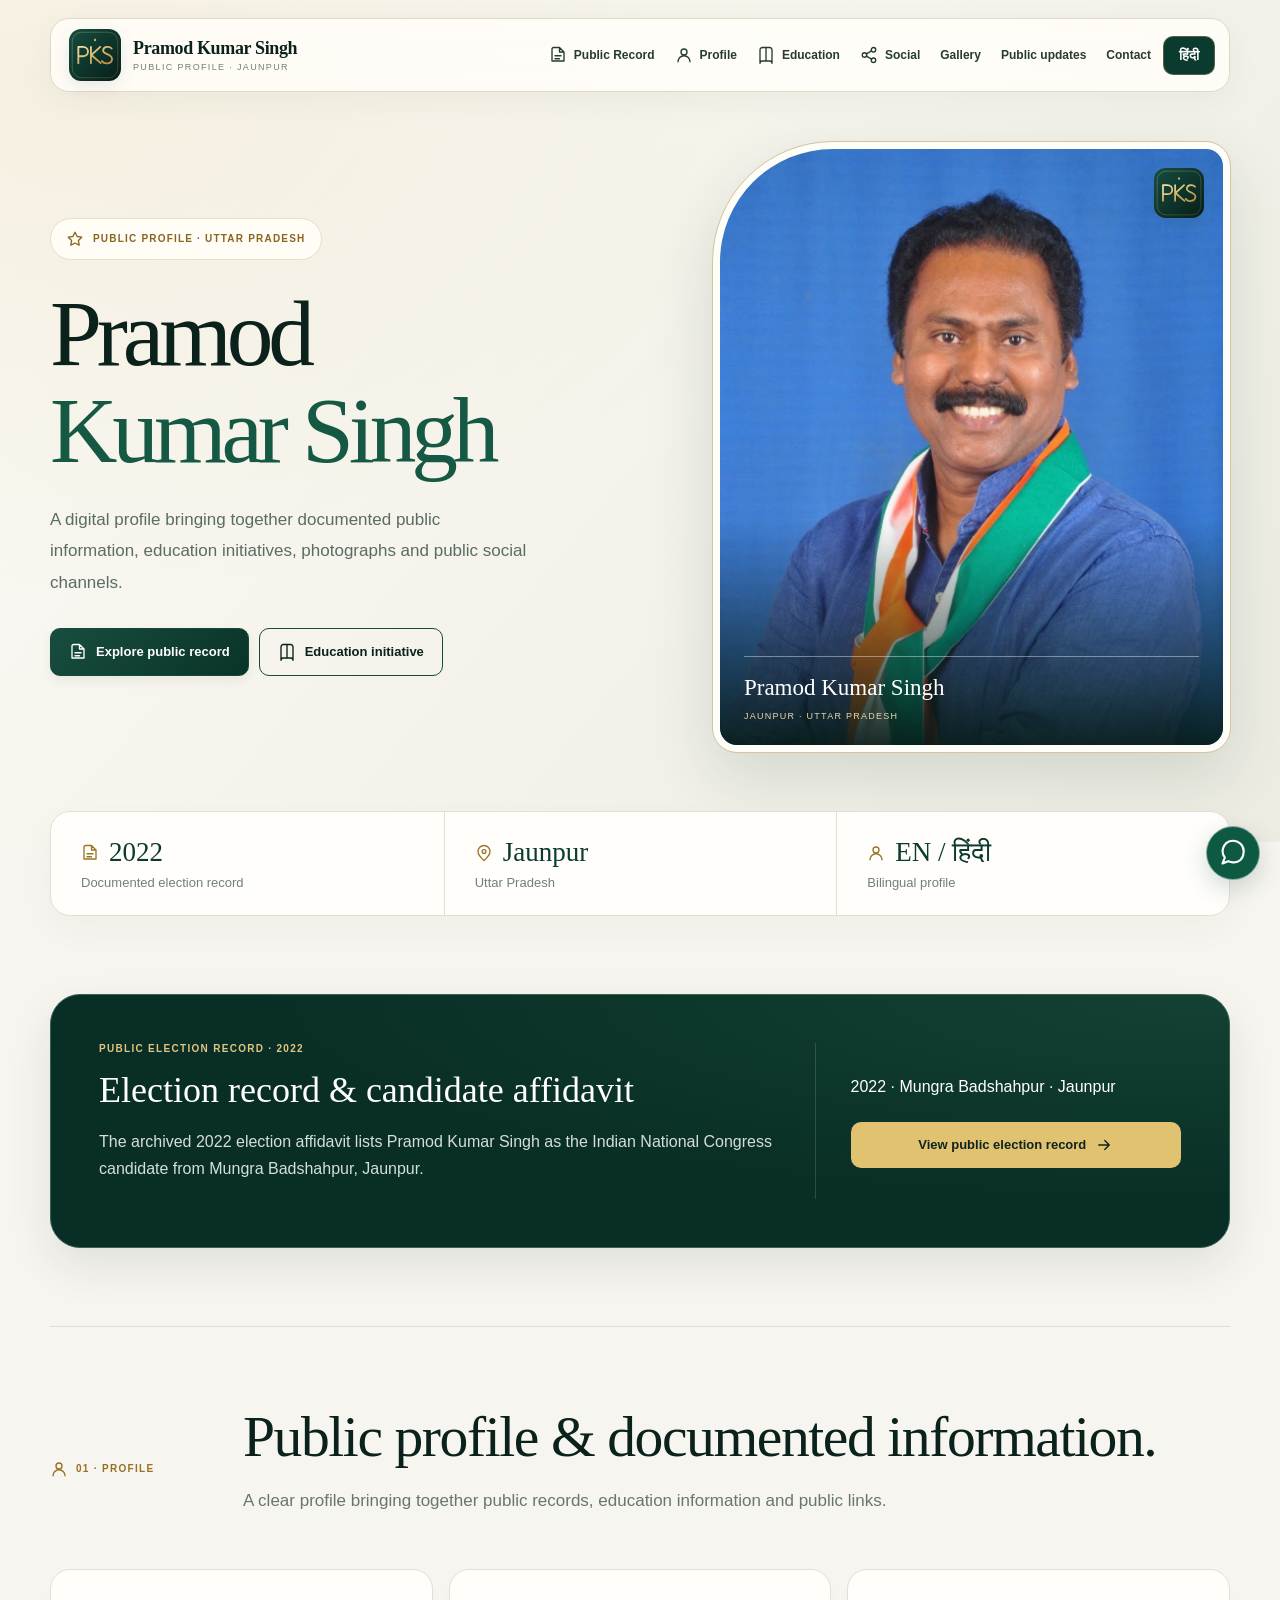
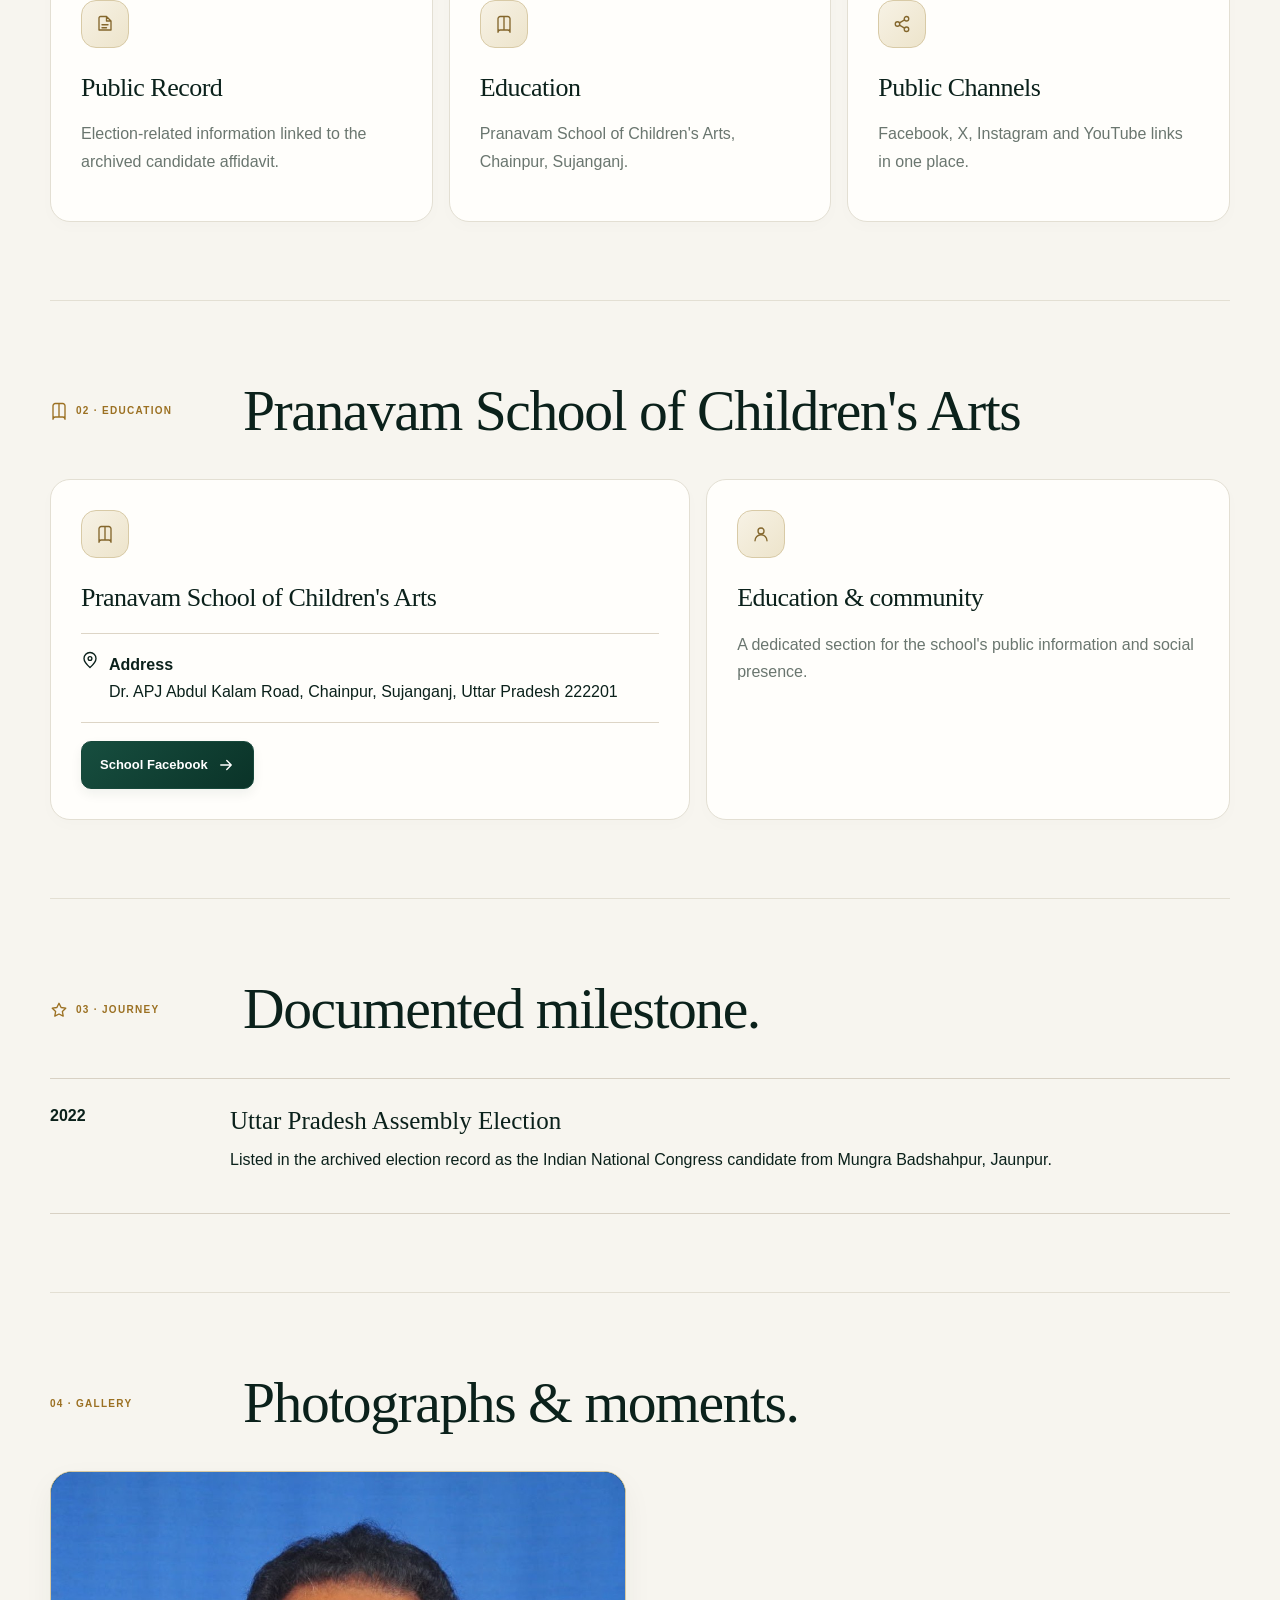
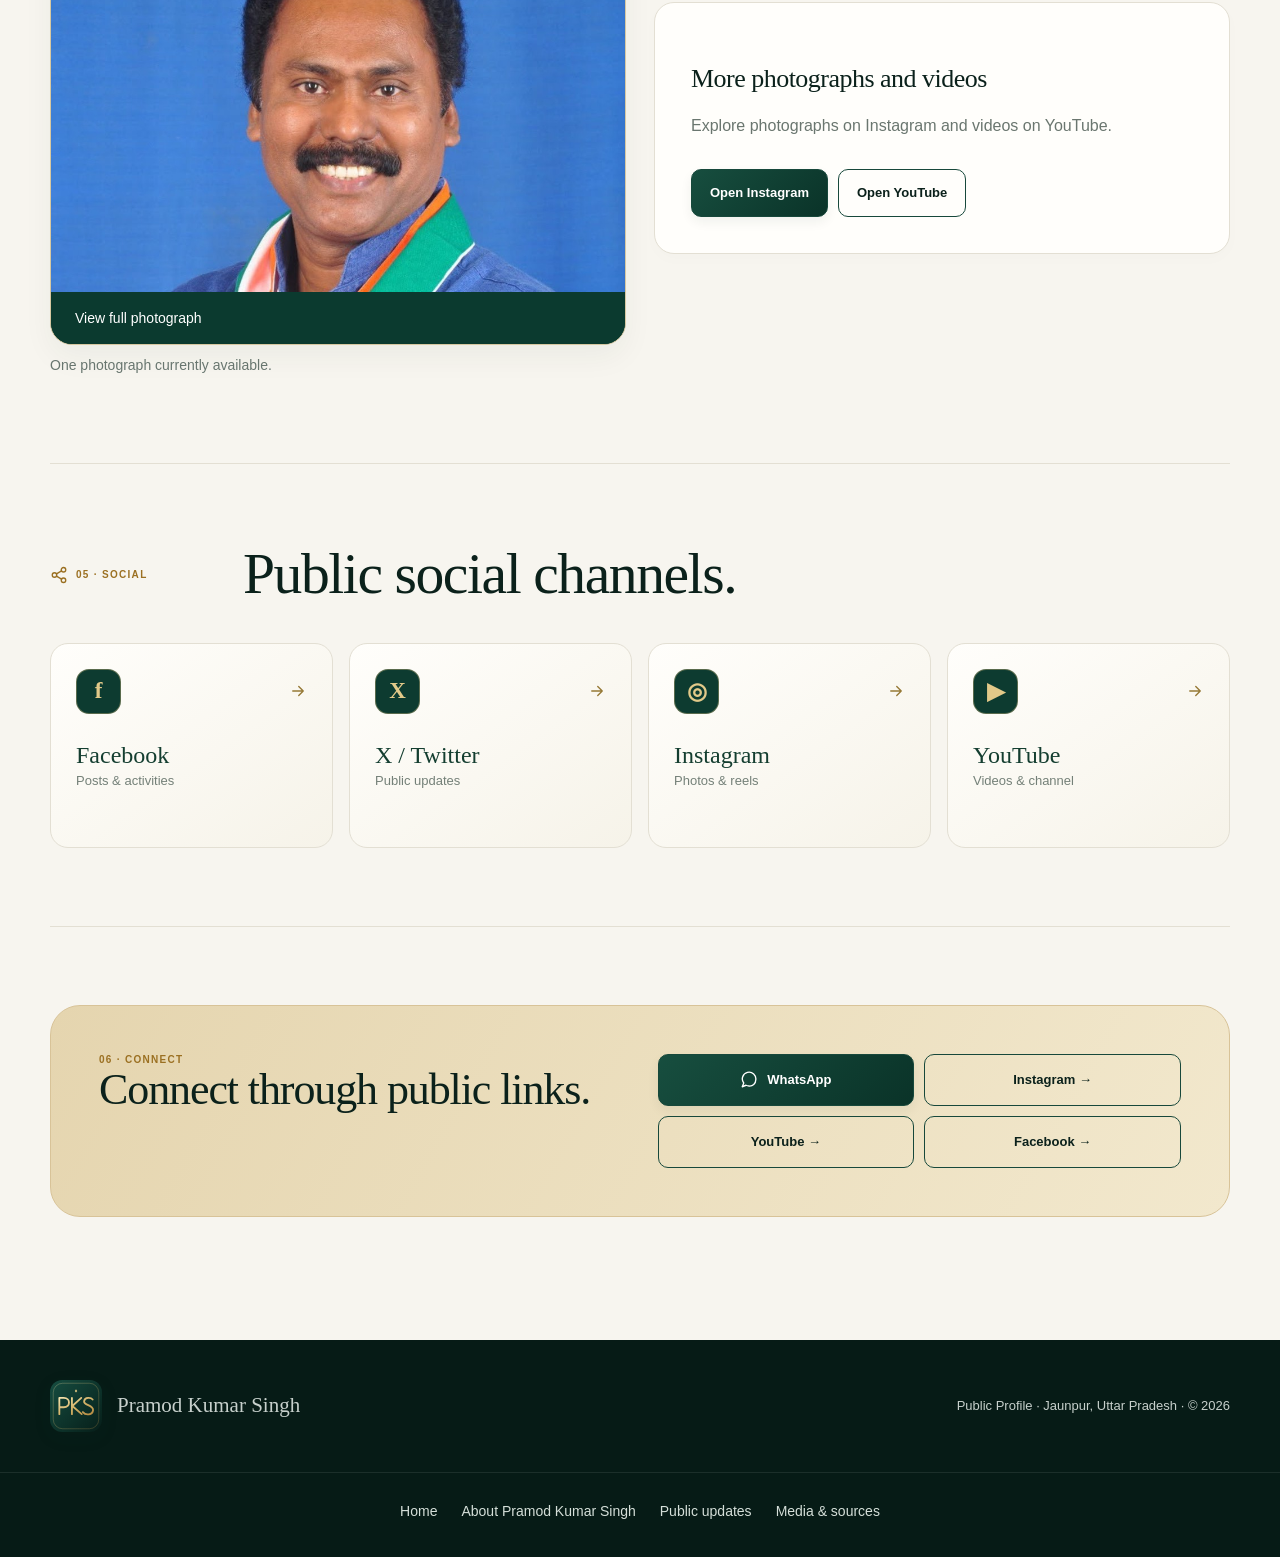
<file: index.html>
<!doctype html><html lang="en"><head><meta charset="utf-8"><meta name="viewport" content="width=device-width,initial-scale=1"><title>Pramod Kumar Singh | Jaunpur, Uttar Pradesh | Public Profile</title><meta name="author" content="Pramod Kumar Singh"><meta name="theme-color" content="#071d18"><style>:root{--ink:#0b211b;--green:#0b3a2f;--gold:#c8a75c;--paper:#f5f2e9;--white:#fffdf8;--muted:#68766f;--line:#ded8ca}*{box-sizing:border-box}html{scroll-behavior:smooth}body{margin:0;background:var(--paper);color:var(--ink);font-family:Arial,sans-serif}.wrap{width:min(1180px,calc(100% - 38px));margin:auto}.icon{width:18px;height:18px;fill:none;stroke:currentColor;stroke-width:1.8;stroke-linecap:round;stroke-linejoin:round}.nav{position:fixed;z-index:50;top:18px;left:50%;transform:translateX(-50%);width:min(1180px,calc(100% - 30px));min-height:74px;padding:0 14px 0 18px;display:flex;align-items:center;justify-content:space-between;background:#fffdf8ed;border:1px solid #fff;box-shadow:0 18px 60px #071a1518;backdrop-filter:blur(20px);border-radius:22px}.brand{display:flex;align-items:center;gap:12px}.mark{width:46px;height:46px;border-radius:15px;background:linear-gradient(145deg,#0b3a2f,#071d18);color:#e4c779;display:grid;place-items:center;font:700 15px Georgia;box-shadow:0 8px 20px #0a302524}.brand b{font:600 17px Georgia}.brand small{display:block;font-size:8px;letter-spacing:.22em;color:#738078;margin-top:3px}.links{display:flex;align-items:center;gap:4px}.links a{display:flex;align-items:center;gap:7px;padding:10px;border-radius:10px;text-decoration:none;font-size:10px;font-weight:800;color:#263b34}.links a:hover{background:#0b3a2f0c;color:var(--green)}.lang,.menu{border:0;border-radius:12px;padding:11px 14px;background:var(--green);color:#fff;font-weight:800;cursor:pointer}.menu{display:none}.hero{min-height:100vh;padding:128px 0 70px;background:radial-gradient(circle at 10% 10%,#d9bd7840 0,transparent 29%),radial-gradient(circle at 90% 80%,#0b3a2f12 0,transparent 30%),linear-gradient(135deg,#faf8f2,#e9e4d7)}.heroGrid{display:grid;grid-template-columns:1.03fr .97fr;gap:64px;align-items:center}.badge{display:inline-flex;align-items:center;gap:9px;padding:9px 13px;border:1px solid #c8a75c55;border-radius:999px;background:#fff9;color:#89651f;font-size:10px;letter-spacing:.14em;font-weight:900}.hero h1{font:400 clamp(60px,8vw,108px)/.88 Georgia,serif;letter-spacing:-.055em;margin:27px 0}.hero h1 span{color:#155844}.hero p,.lead{font:18px/1.75 Georgia,serif;color:var(--muted);max-width:660px}.actions{display:flex;gap:10px;flex-wrap:wrap;margin-top:30px}.btn{display:inline-flex;align-items:center;gap:9px;padding:14px 18px;border-radius:12px;text-decoration:none;font-size:11px;font-weight:900;border:1px solid #17483b;transition:.25s;color:var(--ink)}.btn:hover{transform:translateY(-3px);box-shadow:0 12px 28px #0a30251c}.primary{background:var(--green);color:white}.portrait{position:relative;height:680px;border-radius:32px;overflow:hidden;box-shadow:0 38px 90px #0b281f35;border:1px solid #fff}.portrait img{width:100%;height:100%;object-fit:cover;object-position:center top}.portrait:after{content:"";position:absolute;inset:0;background:linear-gradient(0deg,#061b16e8,transparent 58%)}.portraitTag{position:absolute;z-index:3;top:22px;right:22px;width:52px;height:52px;border-radius:16px;background:#fffde9;display:grid;place-items:center;color:#9a7528}.caption{position:absolute;z-index:2;bottom:30px;left:32px;right:32px;color:#fff;border-top:1px solid #ffffff66;padding-top:18px;display:flex;justify-content:space-between}.stats{display:grid;grid-template-columns:repeat(3,1fr);gap:12px;margin-top:-31px;position:relative;z-index:4}.stat{background:#fff;border-radius:20px;padding:22px;box-shadow:0 18px 50px #0c261b14}.statTop{display:flex;align-items:center;gap:10px;color:#9a7528}.stat strong{font:28px Georgia;color:var(--green)}.stat span{display:block;font-size:11px;color:#718078;margin-top:7px}.section{padding:105px 0}.sectionHead{display:grid;grid-template-columns:170px 1fr;gap:35px;margin-bottom:42px}.label{display:flex;align-items:center;gap:8px;font-size:10px;letter-spacing:.2em;font-weight:900;color:#9b7022;text-transform:uppercase}.title{font:400 clamp(42px,5vw,70px)/1 Georgia,serif;margin:0}.record{position:relative;overflow:hidden;background:linear-gradient(135deg,#061f19,#15523f);color:#fff;border-radius:30px;padding:48px;display:grid;grid-template-columns:1.3fr .7fr;gap:35px;box-shadow:0 30px 75px #08251c30}.record h2{font:40px Georgia;margin:15px 0}.record p{color:#d4dfda;line-height:1.7}.record .side{border-left:1px solid #ffffff25;padding-left:35px;display:flex;flex-direction:column;justify-content:center}.record .side .btn{background:#e0c271;color:#10231e;border:0;margin-top:22px}.grid3,.socials{display:grid;grid-template-columns:repeat(3,1fr);gap:16px}.card,.feature{background:var(--white);border:1px solid var(--line);border-radius:22px;padding:30px;box-shadow:0 14px 45px #12261e0b;transition:.25s}.card:hover,.feature:hover{transform:translateY(-5px);box-shadow:0 22px 55px #12261e14}.icoBox{width:48px;height:48px;border-radius:15px;background:#0b3a2f0d;color:var(--green);display:grid;place-items:center;border:1px solid #0b3a2f12}.card h3,.feature h3{font:26px Georgia;margin:24px 0 10px}.card p,.feature p{color:#6a766f;line-height:1.7}.featureGrid{display:grid;grid-template-columns:1.1fr .9fr;gap:16px}.address{display:flex;gap:10px;padding:17px 0;border-top:1px solid #ddd5c6;border-bottom:1px solid #ddd5c6;margin:18px 0;line-height:1.7}.timeline{border-top:1px solid #d8d1c4}.step{display:grid;grid-template-columns:150px 1fr;gap:30px;padding:28px 0;border-bottom:1px solid #d8d1c4}.step h3{font:25px Georgia;margin:0 0 8px}.gallery{display:grid;grid-template-columns:1.6fr 1fr 1fr;gap:12px}.gallery img{width:100%;height:390px;object-fit:cover;border-radius:20px;transition:.3s}.gallery img:hover{transform:translateY(-5px)}.socials{grid-template-columns:repeat(4,1fr)}.social{background:#fff;border-radius:20px;padding:25px;min-height:170px;text-decoration:none;border:1px solid var(--line);transition:.25s;color:var(--ink)}.social:hover{transform:translateY(-6px);box-shadow:0 20px 45px #102a2017;border-color:#c8a75c80}.socialHead{display:flex;align-items:center;justify-content:space-between}.socialIcon{width:45px;height:45px;border-radius:14px;background:var(--green);color:#fff;display:grid;place-items:center;font-weight:900}.social b{font:23px Georgia}.social span{display:block;color:#748078;font-size:11px;margin-top:48px}.contact{background:linear-gradient(135deg,#d8b767,#edd99e);border-radius:30px;padding:48px;display:grid;grid-template-columns:1fr 1fr;gap:35px;box-shadow:0 25px 65px #9c79282a}.contactBtns{display:grid;grid-template-columns:1fr 1fr;gap:10px}.reveal{opacity:1;transform:none}.reveal.show{opacity:1;transform:none}.wa{position:fixed;z-index:45;right:22px;bottom:22px;width:62px;height:62px;border-radius:20px;background:#25d366;color:#fff;display:grid;place-items:center;text-decoration:none;box-shadow:0 14px 38px #087d393f;border:1px solid #ffffff77}footer{background:#061b16;color:#c7d0cc;padding:48px 0;margin-top:90px}.foot{display:flex;justify-content:space-between;gap:20px;flex-wrap:wrap;font-size:11px}@media(max-width:900px){.links{display:none;position:absolute;top:80px;left:0;right:0;background:#fff;padding:18px;border-radius:18px;flex-direction:column;align-items:stretch;box-shadow:0 20px 40px #0002}.links.open{display:flex}.menu{display:block}.heroGrid,.record,.sectionHead,.featureGrid,.contact{grid-template-columns:1fr}.portrait{height:550px}.stats,.grid3,.socials,.gallery{grid-template-columns:1fr}.record .side{border-left:0;border-top:1px solid #ffffff25;padding:25px 0 0}.step{grid-template-columns:1fr}.contactBtns{grid-template-columns:1fr}.section{padding:75px 0}.gallery img{height:330px}}.seo-pages{display:flex;flex-wrap:wrap;justify-content:center;gap:16px 24px;padding:28px 20px;background:#fffdf8;color:#0b3a2f;border-top:1px solid #ded8ca;font:16px/1.5 Arial,sans-serif}.seo-pages a{color:inherit;text-underline-offset:4px}.seo-pages a:focus-visible{outline:3px solid #9a7528;outline-offset:4px}</style><meta name="description" content="Pramod Kumar Singh public profile from Jaunpur, Uttar Pradesh, including documented 2022 Mungra Badshahpur election information, education initiatives and public social links."><meta name="robots" content="index,follow,max-image-preview:large,max-snippet:-1,max-video-preview:-1"><link rel="canonical" href="https://pramodkumarsingh.online/"><meta property="og:type" content="profile"><meta property="og:site_name" content="Pramod Kumar Singh"><meta property="og:locale" content="en_IN"><meta property="og:title" content="Pramod Kumar Singh | Jaunpur, Uttar Pradesh | Public Profile"><meta property="og:description" content="Pramod Kumar Singh public profile from Jaunpur, Uttar Pradesh, including documented 2022 Mungra Badshahpur election information, education initiatives and public social links."><meta property="og:url" content="https://pramodkumarsingh.online/"><meta property="og:image" content="https://pramodkumarsingh.online/pramod-kumar-singh.jpg"><meta property="og:image:type" content="image/jpeg"><meta property="og:image:width" content="1020"><meta property="og:image:height" content="1536"><meta property="og:image:alt" content="Portrait of Pramod Kumar Singh"><meta name="twitter:card" content="summary_large_image"><meta name="twitter:title" content="Pramod Kumar Singh | Jaunpur, Uttar Pradesh | Public Profile"><meta name="twitter:description" content="Pramod Kumar Singh public profile from Jaunpur, Uttar Pradesh, including documented 2022 Mungra Badshahpur election information, education initiatives and public social links."><meta name="twitter:image" content="https://pramodkumarsingh.online/pramod-kumar-singh.jpg"><meta name="twitter:image:alt" content="Portrait of Pramod Kumar Singh"><script type="application/ld+json">{"@context":"https://schema.org","@graph":[{"@type":"WebSite","@id":"https://pramodkumarsingh.online/#website","name":"Pramod Kumar Singh","url":"https://pramodkumarsingh.online/","inLanguage":"en-IN"},{"@type":"Person","@id":"https://pramodkumarsingh.online/#person","name":"Pramod Kumar Singh","url":"https://pramodkumarsingh.online/","image":"https://pramodkumarsingh.online/pramod-kumar-singh.jpg","sameAs":["https://www.facebook.com/100070034655239/","https://x.com/pramodksinghinc","https://www.instagram.com/pramodksinghinc","https://youtube.com/@pramodksinghinc"],"address":{"@type":"PostalAddress","addressLocality":"Jaunpur","addressRegion":"Uttar Pradesh","addressCountry":"IN"}},{"@type":"ProfilePage","@id":"https://pramodkumarsingh.online/#webpage","url":"https://pramodkumarsingh.online/","name":"Pramod Kumar Singh | Public Profile, Jaunpur","description":"Explore Pramod Kumar Singh’s Jaunpur public profile, 2022 Mungra Badshahpur election record, education initiative, photographs and social links.","inLanguage":"en-IN","isPartOf":{"@id":"https://pramodkumarsingh.online/#website"},"about":{"@id":"https://pramodkumarsingh.online/#person"},"mainEntity":{"@id":"https://pramodkumarsingh.online/#person"}}]}</script><meta name="google-site-verification" content="tOjXyHYVI4Ojau0BPUjsYKcS-woKDnLBHeSX47-cCiM" /><link rel="stylesheet" href="/enhancements.css?v=20261003-premium"><link rel="icon" type="image/svg+xml" href="/pks-mark.svg"><link rel="manifest" href="/manifest.json"></head><body class="home-page"><svg style="display:none"><symbol id="file" viewBox="0 0 24 24"><path d="M14 2H6a2 2 0 0 0-2 2v16h16V8zM14 2v6h6M8 13h8M8 17h6"/></symbol><symbol id="user" viewBox="0 0 24 24"><circle cx="12" cy="8" r="4"/><path d="M4 21a8 8 0 0 1 16 0"/></symbol><symbol id="book" viewBox="0 0 24 24"><path d="M4 5a3 3 0 0 1 3-3h5v18H7a3 3 0 0 0-3 3zM20 5a3 3 0 0 0-3-3h-5v18h5a3 3 0 0 1 3 3z"/></symbol><symbol id="share" viewBox="0 0 24 24"><circle cx="18" cy="5" r="3"/><circle cx="6" cy="12" r="3"/><circle cx="18" cy="19" r="3"/><path d="m8.6 10.5 6.8-4M8.6 13.5l6.8 4"/></symbol><symbol id="pin" viewBox="0 0 24 24"><path d="M20 10c0 5-8 12-8 12S4 15 4 10a8 8 0 1 1 16 0z"/><circle cx="12" cy="10" r="2.5"/></symbol><symbol id="arrow" viewBox="0 0 24 24"><path d="M5 12h14M13 6l6 6-6 6"/></symbol><symbol id="star" viewBox="0 0 24 24"><path d="m12 3 2.8 5.7 6.2.9-4.5 4.4 1.1 6.2-5.6-2.9-5.6 2.9 1.1-6.2L3 9.6l6.2-.9z"/></symbol><symbol id="chat" viewBox="0 0 24 24"><path d="M21 12a8 8 0 0 1-9 8 9 9 0 0 1-4-1l-5 2 2-5a9 9 0 1 1 16-4z"/></symbol></svg><nav class="nav"><div class="brand"><img class="brand-emblem" src="/pks-mark.svg" width="52" height="52" alt="PKS"><div><b>Pramod Kumar Singh</b><small>PUBLIC PROFILE · JAUNPUR</small></div></div><div class="links" id="navLinks"><a href="#record"><svg class="icon"><use href="#file"/></svg>Public Record</a><a href="#profile"><svg class="icon"><use href="#user"/></svg>Profile</a><a href="#education"><svg class="icon"><use href="#book"/></svg>Education</a><a href="#social"><svg class="icon"><use href="#share"/></svg>Social</a><a href="#gallery">Gallery</a><a href="/updates">Public updates</a><a href="#contact">Contact</a><button class="lang" id="langBtn" onclick="toggleLang()">हिंदी</button></div><button class="menu" aria-label="Open menu" aria-expanded="false" aria-controls="navLinks" onclick="menu()">☰</button></nav><header class="hero"><div class="wrap heroGrid"><div><div class="badge"><svg class="icon"><use href="#star"/></svg>PUBLIC PROFILE · UTTAR PRADESH</div><h1>Pramod <br><span>Kumar Singh</span></h1><p>A digital profile bringing together documented public information, education initiatives, photographs and public social channels.</p><div class="actions"><a class="btn primary" href="#record"><svg class="icon"><use href="#file"/></svg>Explore public record</a><a class="btn" href="#education"><svg class="icon"><use href="#book"/></svg>Education initiative</a></div></div><div class="portrait"><img width="1020" height="1536" decoding="async" src="pramod-kumar-singh.jpg" alt="Pramod Kumar Singh, Jaunpur public profile" fetchpriority="high"><div class="portraitTag"><img class="brand-emblem" src="/pks-mark.svg" width="52" height="52" alt="PKS"></div><div class="caption"><b>Pramod Kumar Singh</b><small>JAUNPUR · UTTAR PRADESH</small></div></div></div></header><main class="wrap"><div class="stats reveal"><div class="stat"><div class="statTop"><svg class="icon"><use href="#file"/></svg><strong>2022</strong></div><span>Documented election record</span></div><div class="stat"><div class="statTop"><svg class="icon"><use href="#pin"/></svg><strong>Jaunpur</strong></div><span>Uttar Pradesh</span></div><div class="stat"><div class="statTop"><svg class="icon"><use href="#user"/></svg><strong>EN / हिंदी</strong></div><span>Bilingual profile</span></div></div><section id="record" class="section reveal"><div class="record"><div><div class="label">PUBLIC ELECTION RECORD · 2022</div><h2>Election record & candidate affidavit</h2><p>The archived 2022 election affidavit lists Pramod Kumar Singh as the Indian National Congress candidate from Mungra Badshahpur, Jaunpur.</p></div><div class="side"><b>2022 · Mungra Badshahpur · Jaunpur</b><a class="btn" target="_blank" rel="noopener" href="https://www.myneta.info/uttarpradesh2022/candidate.php?candidate_id=4713">View public election record <svg class="icon"><use href="#arrow"/></svg></a></div></div></section><section id="profile" class="section reveal"><div class="sectionHead"><div class="label"><svg class="icon"><use href="#user"/></svg>01 · PROFILE</div><div><h2 class="title">Public profile & documented information.</h2><p class="lead">A clear profile bringing together public records, education information and public links.</p></div></div><div class="grid3"><article class="card"><div class="icoBox"><svg class="icon"><use href="#file"/></svg></div><h3>Public Record</h3><p>Election-related information linked to the archived candidate affidavit.</p></article><article class="card"><div class="icoBox"><svg class="icon"><use href="#book"/></svg></div><h3>Education</h3><p>Pranavam School of Children's Arts, Chainpur, Sujanganj.</p></article><article class="card"><div class="icoBox"><svg class="icon"><use href="#share"/></svg></div><h3>Public Channels</h3><p>Facebook, X, Instagram and YouTube links in one place.</p></article></div></section><section id="education" class="section reveal"><div class="sectionHead"><div class="label"><svg class="icon"><use href="#book"/></svg>02 · EDUCATION</div><h2 class="title">Pranavam School of Children's Arts</h2></div><div class="featureGrid"><div class="feature"><div class="icoBox"><svg class="icon"><use href="#book"/></svg></div><h3>Pranavam School of Children's Arts</h3><div class="address"><svg class="icon"><use href="#pin"/></svg><div><b>Address</b><br>Dr. APJ Abdul Kalam Road, Chainpur, Sujanganj, Uttar Pradesh 222201</div></div><a class="btn primary" target="_blank" rel="noopener" href="https://www.facebook.com/share/19Sr4gL31t/?mibextid=wwXIfr">School Facebook <svg class="icon"><use href="#arrow"/></svg></a></div><div class="feature"><div class="icoBox"><svg class="icon"><use href="#user"/></svg></div><h3>Education & community</h3><p>A dedicated section for the school's public information and social presence.</p></div></div></section><section class="section reveal"><div class="sectionHead"><div class="label"><svg class="icon"><use href="#star"/></svg>03 · JOURNEY</div><h2 class="title">Documented milestone.</h2></div><div class="timeline"><div class="step"><strong>2022</strong><div><h3>Uttar Pradesh Assembly Election</h3><p>Listed in the archived election record as the Indian National Congress candidate from Mungra Badshahpur, Jaunpur.</p></div></div></div></section><section id="gallery" class="section reveal"><div class="sectionHead"><div class="label">04 · GALLERY</div><h2 class="title">Photographs & moments.</h2></div><div class="photo-layout"><figure class="photo-card"><a class="photo-open" href="/pramod-kumar-singh.jpg" aria-label="Open portrait"><img loading="lazy" decoding="async" src="/pramod-kumar-singh.jpg" width="1020" height="1536" alt="Portrait of Pramod Kumar Singh"><span>View full photograph</span></a><figcaption>One photograph currently available.</figcaption></figure><div class="feature"><h3>More photographs and videos</h3><p>Explore photographs on Instagram and videos on YouTube.</p><div class="actions"><a class="btn primary" target="_blank" rel="noopener" href="https://www.instagram.com/pramodksinghinc">Open Instagram</a><a class="btn" target="_blank" rel="noopener" href="https://youtube.com/@pramodksinghinc">Open YouTube</a></div></div></div></section><section id="social" class="section reveal"><div class="sectionHead"><div class="label"><svg class="icon"><use href="#share"/></svg>05 · SOCIAL</div><h2 class="title">Public social channels.</h2></div><div class="socials"><a class="social" target="_blank" rel="me noopener" href="https://www.facebook.com/100070034655239/"><div class="socialHead"><div class="socialIcon">f</div><svg class="icon"><use href="#arrow"/></svg></div><span><b>Facebook</b><br>Posts & activities</span></a><a class="social" target="_blank" rel="me noopener" href="https://x.com/pramodksinghinc"><div class="socialHead"><div class="socialIcon">X</div><svg class="icon"><use href="#arrow"/></svg></div><span><b>X / Twitter</b><br>Public updates</span></a><a class="social" target="_blank" rel="me noopener" href="https://www.instagram.com/pramodksinghinc"><div class="socialHead"><div class="socialIcon">◎</div><svg class="icon"><use href="#arrow"/></svg></div><span><b>Instagram</b><br>Photos & reels</span></a><a class="social" target="_blank" rel="me noopener" href="https://youtube.com/@pramodksinghinc"><div class="socialHead"><div class="socialIcon">▶</div><svg class="icon"><use href="#arrow"/></svg></div><span><b>YouTube</b><br>Videos & channel</span></a></div></section><section id="contact" class="section reveal"><div class="contact"><div><div class="label">06 · CONNECT</div><h2 class="title">Connect through public links.</h2></div><div class="contactBtns"><a class="btn primary" target="_blank" rel="noopener" href="https://wa.me/918931910000"><svg class="icon"><use href="#chat"/></svg>WhatsApp</a><a class="btn" target="_blank" rel="noopener" href="https://www.instagram.com/pramodksinghinc">Instagram →</a><a class="btn" target="_blank" rel="noopener" href="https://youtube.com/@pramodksinghinc">YouTube →</a><a class="btn" target="_blank" rel="noopener" href="https://www.facebook.com/100070034655239/">Facebook →</a></div></div></section></main><dialog id="photoDialog" aria-label="Portrait of Pramod Kumar Singh"><button type="button" class="photo-close">Close photograph</button><img src="/pramod-kumar-singh.jpg" width="1020" height="1536" alt="Portrait of Pramod Kumar Singh"></dialog><footer><div class="wrap foot"><div class="footer-brand"><img class="brand-emblem" src="/pks-mark.svg" width="52" height="52" alt="PKS"><b>Pramod Kumar Singh</b></div><span>Public Profile · Jaunpur, Uttar Pradesh · © 2026</span></div></footer><a aria-label="Contact Pramod Kumar Singh on WhatsApp" class="wa" href="https://wa.me/918931910000" target="_blank" rel="noopener"><svg class="icon" style="width:28px;height:28px"><use href="#chat"/></svg></a><nav class="seo-pages" aria-label="Explore the website"><a href="/">Home</a><a href="/pramod-kumar-singh">About Pramod Kumar Singh</a><a href="/updates">Public updates</a><a href="/media">Media & sources</a></nav><script src="/enhancements.js" defer></script></body></html>
</file>
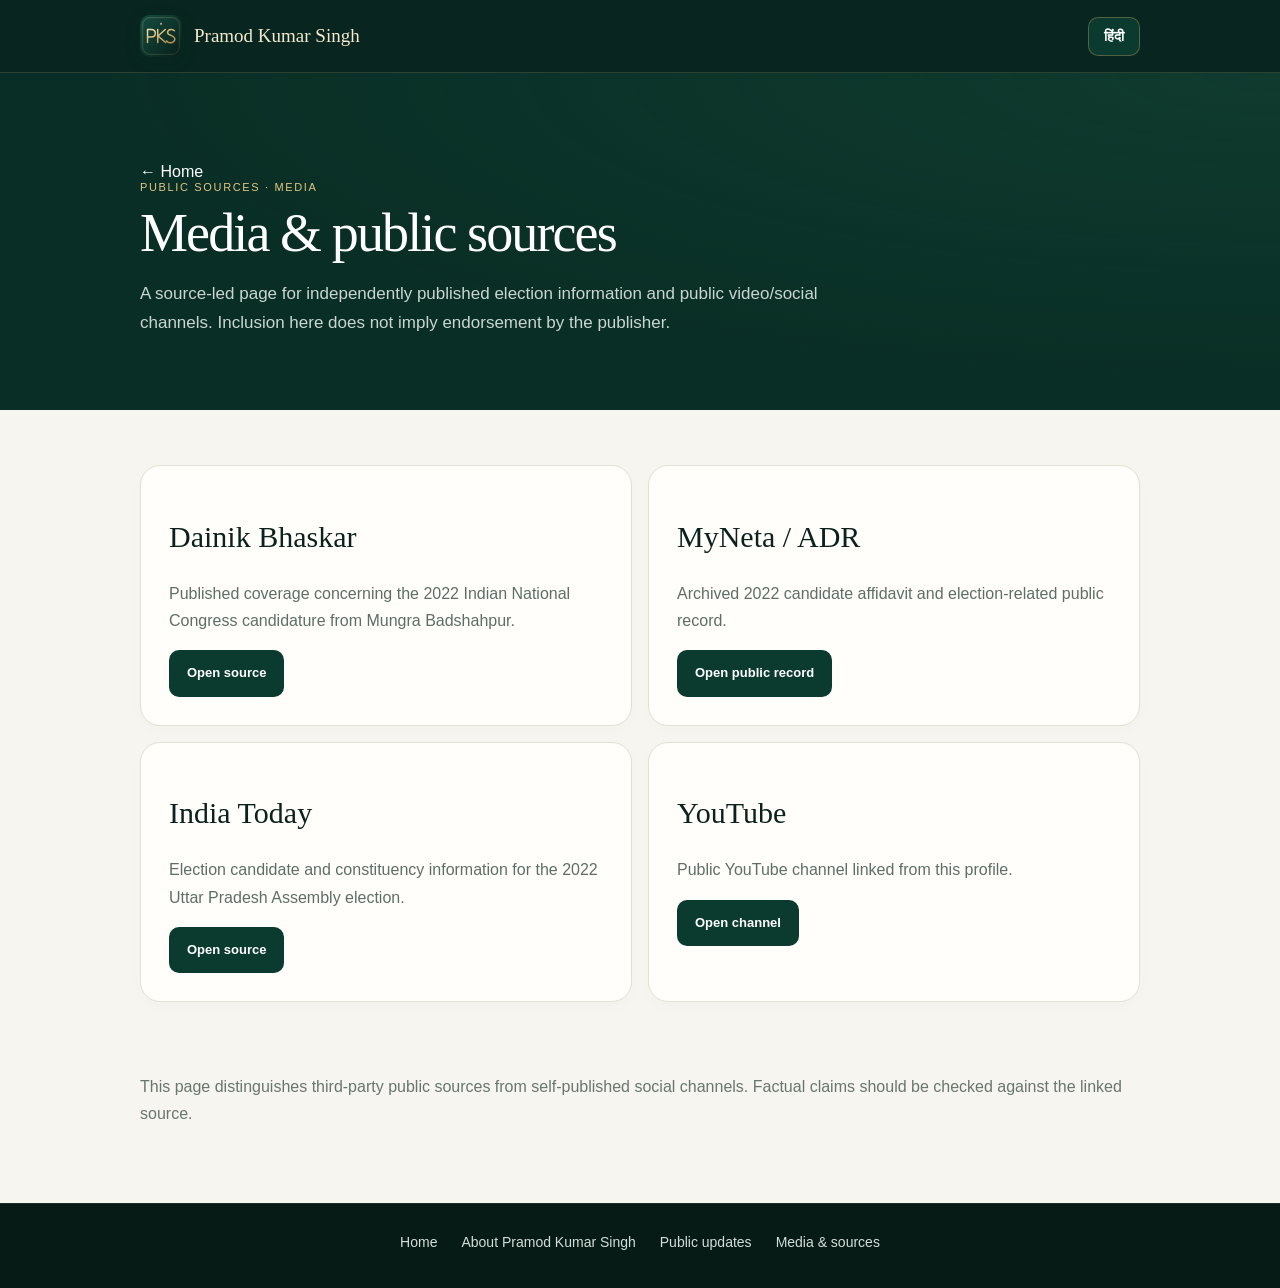
<file: media.html>
<!doctype html><html lang="en"><head><meta charset="utf-8"><meta name="viewport" content="width=device-width,initial-scale=1"><title>Pramod Kumar Singh | Media &amp; Election Sources | Jaunpur</title><style>body{margin:0;background:#f5f2e9;color:#0b211b;font-family:Arial,sans-serif}.w{width:min(1000px,calc(100% - 36px));margin:auto}header{padding:90px 0 55px;background:#08261f;color:#fff}h1{font:54px Georgia;margin:10px 0}.tag{color:#d7bd79;letter-spacing:.15em;font-size:11px}.lead{color:#cad6d1;line-height:1.7;max-width:720px}.back{color:#fff;text-decoration:none}.grid{display:grid;grid-template-columns:repeat(2,1fr);gap:16px;padding:55px 0}.card{background:#fff;border:1px solid #ded8ca;border-radius:20px;padding:28px}.card h2{font:28px Georgia}.card p{line-height:1.7;color:#68766f}.btn{display:inline-block;background:#0b3a2f;color:#fff;text-decoration:none;padding:13px 17px;border-radius:11px;font-weight:bold;font-size:12px}.note{padding:0 0 60px;color:#68766f;line-height:1.7}@media(max-width:700px){.grid{grid-template-columns:1fr}h1{font-size:42px}}.seo-pages{display:flex;flex-wrap:wrap;justify-content:center;gap:16px 24px;padding:28px 20px;background:#fffdf8;color:#0b3a2f;border-top:1px solid #ded8ca;font:16px/1.5 Arial,sans-serif}.seo-pages a{color:inherit;text-underline-offset:4px}.seo-pages a:focus-visible{outline:3px solid #9a7528;outline-offset:4px}</style><meta name="description" content="Published coverage and archived 2022 election sources about Pramod Kumar Singh of Mungra Badshahpur, Jaunpur, plus public social and video channels."><meta name="robots" content="index,follow,max-image-preview:large,max-snippet:-1,max-video-preview:-1"><link rel="canonical" href="https://pramodkumarsingh.online/media"><meta property="og:type" content="website"><meta property="og:site_name" content="Pramod Kumar Singh"><meta property="og:locale" content="en_IN"><meta property="og:title" content="Pramod Kumar Singh | Media &amp; Election Sources | Jaunpur"><meta property="og:description" content="Published coverage and archived 2022 election sources about Pramod Kumar Singh of Mungra Badshahpur, Jaunpur, plus public social and video channels."><meta property="og:url" content="https://pramodkumarsingh.online/media"><meta property="og:image" content="https://pramodkumarsingh.online/pramod-kumar-singh.jpg"><meta property="og:image:type" content="image/jpeg"><meta property="og:image:width" content="1020"><meta property="og:image:height" content="1536"><meta property="og:image:alt" content="Portrait of Pramod Kumar Singh"><meta name="twitter:card" content="summary_large_image"><meta name="twitter:title" content="Pramod Kumar Singh | Media &amp; Election Sources | Jaunpur"><meta name="twitter:description" content="Published coverage and archived 2022 election sources about Pramod Kumar Singh of Mungra Badshahpur, Jaunpur, plus public social and video channels."><meta name="twitter:image" content="https://pramodkumarsingh.online/pramod-kumar-singh.jpg"><meta name="twitter:image:alt" content="Portrait of Pramod Kumar Singh"><script type="application/ld+json">{"@context":"https://schema.org","@graph":[{"@type":"WebSite","@id":"https://pramodkumarsingh.online/#website","name":"Pramod Kumar Singh","url":"https://pramodkumarsingh.online/","inLanguage":"en-IN"},{"@type":"Person","@id":"https://pramodkumarsingh.online/#person","name":"Pramod Kumar Singh","url":"https://pramodkumarsingh.online/","image":"https://pramodkumarsingh.online/pramod-kumar-singh.jpg","sameAs":["https://www.facebook.com/100070034655239/","https://x.com/pramodksinghinc","https://www.instagram.com/pramodksinghinc","https://youtube.com/@pramodksinghinc"],"address":{"@type":"PostalAddress","addressLocality":"Jaunpur","addressRegion":"Uttar Pradesh","addressCountry":"IN"}},{"@type":"CollectionPage","@id":"https://pramodkumarsingh.online/media#webpage","url":"https://pramodkumarsingh.online/media","name":"Pramod Kumar Singh | Media & Public Election Sources","description":"Explore published coverage and archived 2022 election sources about Pramod Kumar Singh of Mungra Badshahpur, Jaunpur, plus his public video channel.","inLanguage":"en-IN","isPartOf":{"@id":"https://pramodkumarsingh.online/#website"},"about":{"@id":"https://pramodkumarsingh.online/#person"}}]}</script><script type="application/ld+json">{"@context":"https://schema.org","@type":"BreadcrumbList","itemListElement":[{"@type":"ListItem","position":1,"name":"Pramod Kumar Singh","item":"https://pramodkumarsingh.online/"},{"@type":"ListItem","position":2,"name":"Media & Sources","item":"https://pramodkumarsingh.online/media"}]}</script><link rel="stylesheet" href="/enhancements.css?v=20261003-premium"><link rel="icon" type="image/svg+xml" href="/pks-mark.svg"><link rel="manifest" href="/manifest.json"></head><body class="inner-page media-page"><div class="language-bar"><a class="mini-brand" href="/" aria-label="Pramod Kumar Singh"><img class="brand-emblem" src="/pks-mark.svg" width="52" height="52" alt="PKS"><span>Pramod Kumar Singh</span></a><button type="button" class="lang" id="langBtn" onclick="toggleLang()">हिंदी</button></div><header><div class="w"><a class="back" href="/">← Home</a><div class="tag">PUBLIC SOURCES · MEDIA</div><h1>Media & public sources</h1><p class="lead">A source-led page for independently published election information and public video/social channels. Inclusion here does not imply endorsement by the publisher.</p></div></header><main class="w"><div class="grid"><article class="card"><h2>Dainik Bhaskar</h2><p>Published coverage concerning the 2022 Indian National Congress candidature from Mungra Badshahpur.</p><a class="btn" target="_blank" rel="noopener" href="https://www.bhaskar.com/local/uttar-pradesh/jaunpur/machhlishahr/news/dr-pramod-k-from-mungra-badshahpur-assembly-by-congress-singh-made-candidate-129389521.html">Open source</a></article><article class="card"><h2>MyNeta / ADR</h2><p>Archived 2022 candidate affidavit and election-related public record.</p><a class="btn" target="_blank" rel="noopener" href="https://www.myneta.info/uttarpradesh2022/candidate.php?candidate_id=4713">Open public record</a></article><article class="card"><h2>India Today</h2><p>Election candidate and constituency information for the 2022 Uttar Pradesh Assembly election.</p><a class="btn" target="_blank" rel="noopener" href="https://www.indiatoday.in/know-your-candidates/uttar-pradesh-assembly-election-2022/mungra-badshahpur-constituency-candidates-list/">Open source</a></article><article class="card"><h2>YouTube</h2><p>Public YouTube channel linked from this profile.</p><a class="btn" target="_blank" rel="noopener" href="https://youtube.com/@pramodksinghinc">Open channel</a></article></div><p class="note">This page distinguishes third-party public sources from self-published social channels. Factual claims should be checked against the linked source.</p></main><nav class="seo-pages" aria-label="Explore the website"><a href="/">Home</a><a href="/pramod-kumar-singh">About Pramod Kumar Singh</a><a href="/updates">Public updates</a><a href="/media">Media & sources</a></nav><script src="/enhancements.js" defer></script></body></html>
</file>
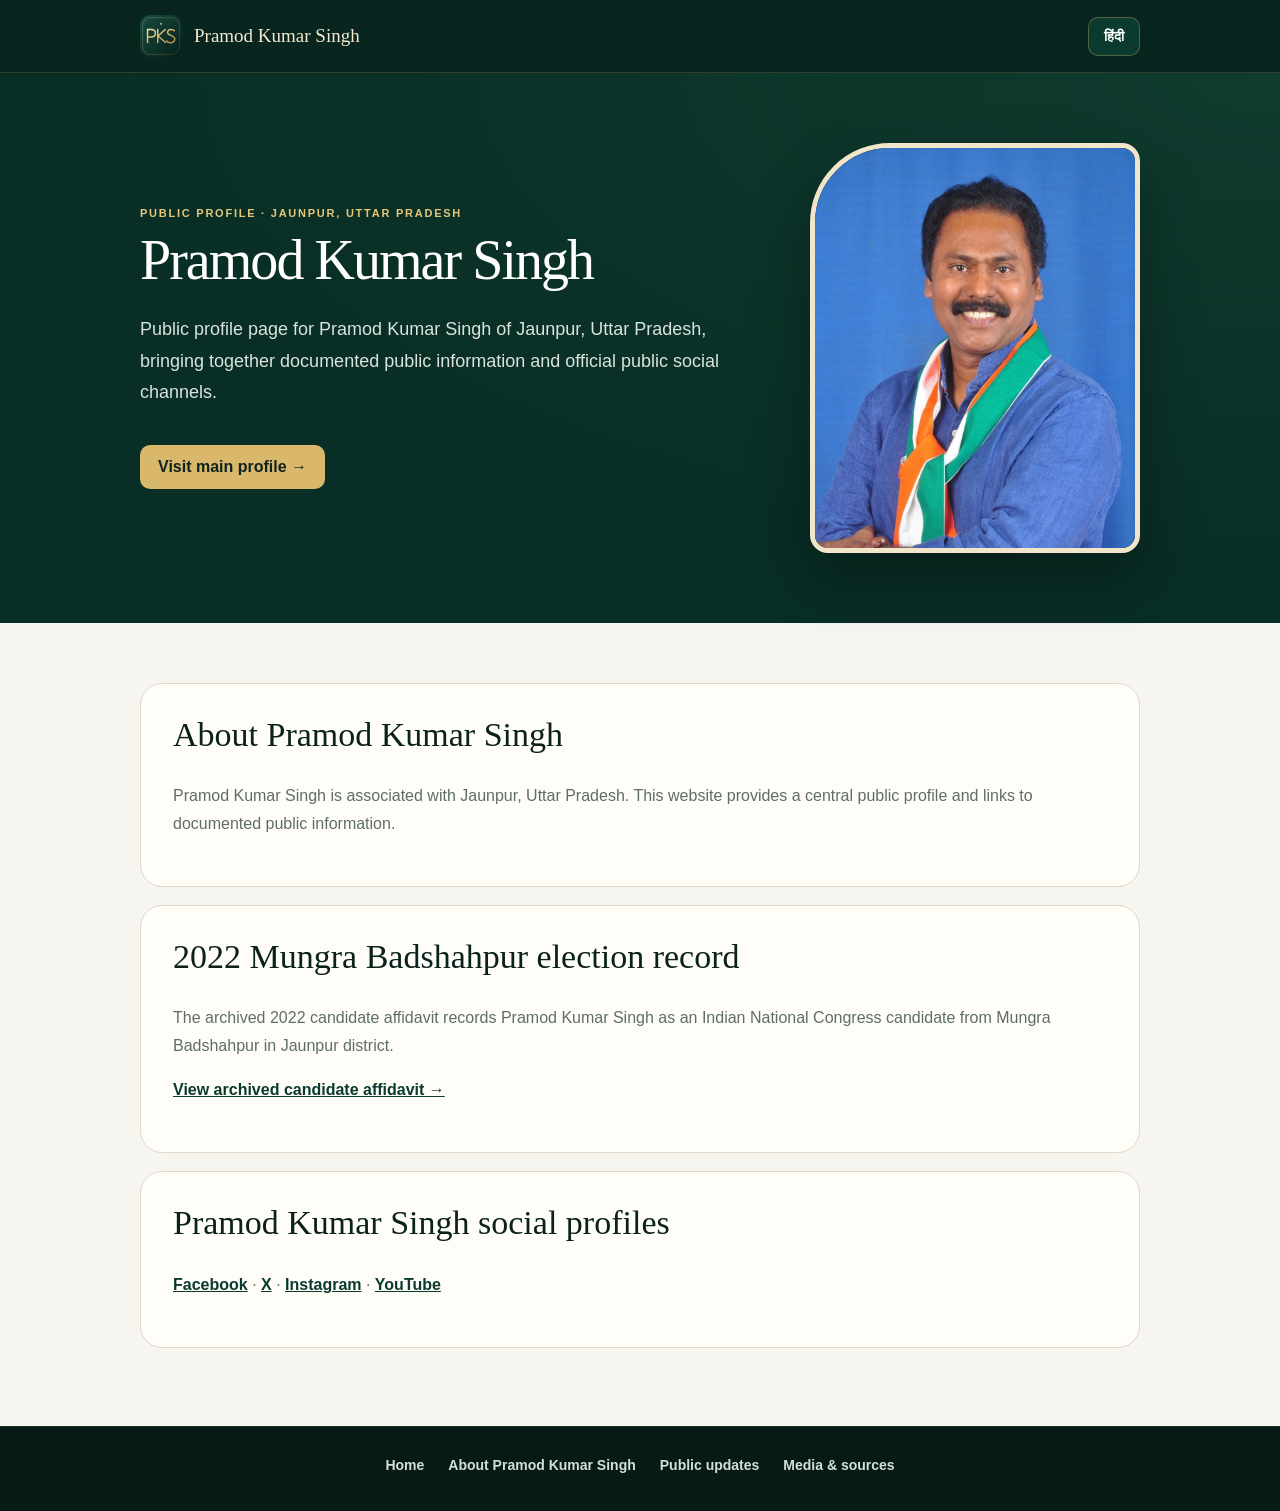
<file: pramod-kumar-singh.html>
<!doctype html><html lang="en"><head><meta charset="utf-8"><meta name="viewport" content="width=device-width,initial-scale=1"><title>Pramod Kumar Singh | Jaunpur, Uttar Pradesh | About</title><meta name="author" content="Pramod Kumar Singh"><style>*{box-sizing:border-box}body{margin:0;background:#f5f2e9;color:#0b211b;font-family:Arial,sans-serif}.wrap{width:min(1000px,calc(100% - 36px));margin:auto}header{padding:70px 0;background:linear-gradient(135deg,#071d18,#155844);color:#fff}.hero{display:grid;grid-template-columns:1fr 330px;gap:50px;align-items:center}h1{font:56px/1 Georgia,serif;margin:10px 0 22px}.eyebrow{color:#e4c779;font-weight:800;letter-spacing:.16em;font-size:11px}p{line-height:1.75;color:#5e6e67}header p{color:#d9e3df;font-size:18px}.photo{width:100%;height:410px;object-fit:cover;object-position:top;border-radius:25px;box-shadow:0 25px 60px #0005}main{padding:60px 0}section{background:#fffdf8;border:1px solid #ded8ca;border-radius:22px;padding:32px;margin-bottom:18px}h2{font:34px Georgia,serif;margin-top:0}a{color:#0b3a2f;font-weight:700}.back{display:inline-block;margin-top:18px;padding:13px 18px;border-radius:10px;background:#d9b86b;color:#10231e;text-decoration:none}@media(max-width:720px){.hero{grid-template-columns:1fr}h1{font-size:45px}.photo{height:460px}}.seo-pages{display:flex;flex-wrap:wrap;justify-content:center;gap:16px 24px;padding:28px 20px;background:#fffdf8;color:#0b3a2f;border-top:1px solid #ded8ca;font:16px/1.5 Arial,sans-serif}.seo-pages a{color:inherit;text-underline-offset:4px}.seo-pages a:focus-visible{outline:3px solid #9a7528;outline-offset:4px}</style><meta name="description" content="About Pramod Kumar Singh of Jaunpur, Uttar Pradesh, with documented 2022 Mungra Badshahpur election information and public social profiles."><meta name="robots" content="index,follow,max-image-preview:large,max-snippet:-1,max-video-preview:-1"><link rel="canonical" href="https://pramodkumarsingh.online/pramod-kumar-singh"><meta property="og:type" content="profile"><meta property="og:site_name" content="Pramod Kumar Singh"><meta property="og:locale" content="en_IN"><meta property="og:title" content="Pramod Kumar Singh | Jaunpur, Uttar Pradesh | About"><meta property="og:description" content="About Pramod Kumar Singh of Jaunpur, Uttar Pradesh, with documented 2022 Mungra Badshahpur election information and public social profiles."><meta property="og:url" content="https://pramodkumarsingh.online/pramod-kumar-singh"><meta property="og:image" content="https://pramodkumarsingh.online/pramod-kumar-singh.jpg"><meta property="og:image:type" content="image/jpeg"><meta property="og:image:width" content="1020"><meta property="og:image:height" content="1536"><meta property="og:image:alt" content="Portrait of Pramod Kumar Singh"><meta name="twitter:card" content="summary_large_image"><meta name="twitter:title" content="Pramod Kumar Singh | Jaunpur, Uttar Pradesh | About"><meta name="twitter:description" content="About Pramod Kumar Singh of Jaunpur, Uttar Pradesh, with documented 2022 Mungra Badshahpur election information and public social profiles."><meta name="twitter:image" content="https://pramodkumarsingh.online/pramod-kumar-singh.jpg"><meta name="twitter:image:alt" content="Portrait of Pramod Kumar Singh"><script type="application/ld+json">{"@context":"https://schema.org","@graph":[{"@type":"WebSite","@id":"https://pramodkumarsingh.online/#website","name":"Pramod Kumar Singh","url":"https://pramodkumarsingh.online/","inLanguage":"en-IN"},{"@type":"Person","@id":"https://pramodkumarsingh.online/#person","name":"Pramod Kumar Singh","url":"https://pramodkumarsingh.online/","image":"https://pramodkumarsingh.online/pramod-kumar-singh.jpg","sameAs":["https://www.facebook.com/100070034655239/","https://x.com/pramodksinghinc","https://www.instagram.com/pramodksinghinc","https://youtube.com/@pramodksinghinc"],"address":{"@type":"PostalAddress","addressLocality":"Jaunpur","addressRegion":"Uttar Pradesh","addressCountry":"IN"}},{"@type":"ProfilePage","@id":"https://pramodkumarsingh.online/pramod-kumar-singh#webpage","url":"https://pramodkumarsingh.online/pramod-kumar-singh","name":"About Pramod Kumar Singh | Jaunpur Public Profile","description":"Read about Pramod Kumar Singh of Jaunpur, Uttar Pradesh, with links to his archived 2022 Mungra Badshahpur election affidavit and public social profiles.","inLanguage":"en-IN","isPartOf":{"@id":"https://pramodkumarsingh.online/#website"},"about":{"@id":"https://pramodkumarsingh.online/#person"},"mainEntity":{"@id":"https://pramodkumarsingh.online/#person"}}]}</script><script type="application/ld+json">{"@context":"https://schema.org","@type":"BreadcrumbList","itemListElement":[{"@type":"ListItem","position":1,"name":"Pramod Kumar Singh","item":"https://pramodkumarsingh.online/"},{"@type":"ListItem","position":2,"name":"About Pramod Kumar Singh","item":"https://pramodkumarsingh.online/pramod-kumar-singh"}]}</script><link rel="stylesheet" href="/enhancements.css?v=20261003-premium"><link rel="icon" type="image/svg+xml" href="/pks-mark.svg"><link rel="manifest" href="/manifest.json"></head><body class="inner-page pramod-kumar-singh-page"><div class="language-bar"><a class="mini-brand" href="/" aria-label="Pramod Kumar Singh"><img class="brand-emblem" src="/pks-mark.svg" width="52" height="52" alt="PKS"><span>Pramod Kumar Singh</span></a><button type="button" class="lang" id="langBtn" onclick="toggleLang()">हिंदी</button></div><header><div class="wrap hero"><div><div class="eyebrow">PUBLIC PROFILE · JAUNPUR, UTTAR PRADESH</div><h1>Pramod Kumar Singh</h1><p>Public profile page for Pramod Kumar Singh of Jaunpur, Uttar Pradesh, bringing together documented public information and official public social channels.</p><a class="back" href="/">Visit main profile →</a></div><img class="photo" src="/pramod-kumar-singh.jpg" width="330" height="410" alt="Pramod Kumar Singh, Jaunpur, Uttar Pradesh"></div></header><main class="wrap"><section><h2>About Pramod Kumar Singh</h2><p>Pramod Kumar Singh is associated with Jaunpur, Uttar Pradesh. This website provides a central public profile and links to documented public information.</p></section><section><h2>2022 Mungra Badshahpur election record</h2><p>The archived 2022 candidate affidavit records Pramod Kumar Singh as an Indian National Congress candidate from Mungra Badshahpur in Jaunpur district.</p><p><a href="https://www.myneta.info/uttarpradesh2022/candidate.php?candidate_id=4713" rel="noopener" target="_blank">View archived candidate affidavit →</a></p></section><section><h2>Pramod Kumar Singh social profiles</h2><p><a href="https://www.facebook.com/100070034655239/" rel="me noopener">Facebook</a> · <a href="https://x.com/pramodksinghinc" rel="me noopener">X</a> · <a href="https://www.instagram.com/pramodksinghinc" rel="me noopener">Instagram</a> · <a href="https://youtube.com/@pramodksinghinc" rel="me noopener">YouTube</a></p></section></main><nav class="seo-pages" aria-label="Explore the website"><a href="/">Home</a><a href="/pramod-kumar-singh">About Pramod Kumar Singh</a><a href="/updates">Public updates</a><a href="/media">Media & sources</a></nav><script src="/enhancements.js" defer></script></body></html>
</file>
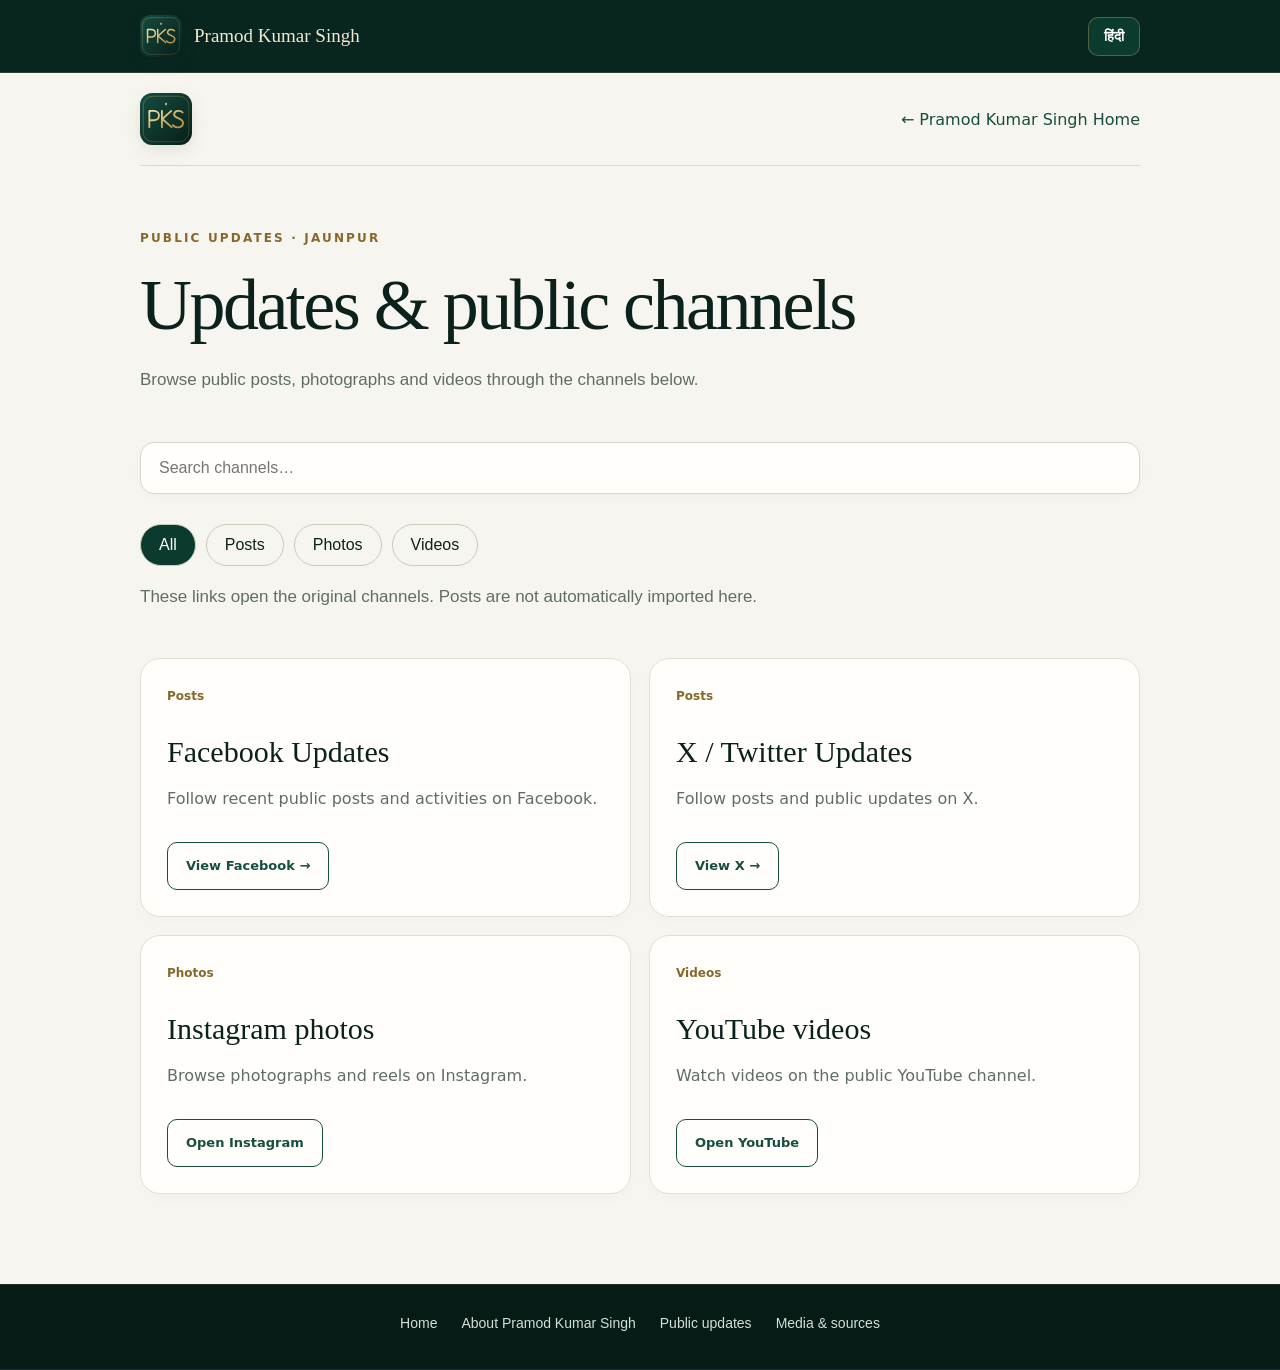
<file: updates.html>
<!doctype html><html lang="en"><head><meta charset="utf-8"><meta name="viewport" content="width=device-width,initial-scale=1"><title>Pramod Kumar Singh | Public Updates | Jaunpur</title><meta name="author" content="Pramod Kumar Singh"><style>*{box-sizing:border-box}body{margin:0;background:#080a0d;color:#f8f8f3;font-family:system-ui,-apple-system,Segoe UI,sans-serif}.wrap{width:min(1000px,calc(100% - 40px));margin:auto}nav{padding:28px 0;border-bottom:1px solid #242b34;display:flex;justify-content:space-between}a{color:inherit}.back{text-decoration:none;color:#d8ff63}.hero{padding:90px 0 45px}h1{font-size:clamp(48px,8vw,88px);letter-spacing:-.06em;margin:0 0 20px}.lead{color:#a7adb7;font-size:18px;line-height:1.7}.search{width:100%;margin:30px 0;padding:16px 18px;border-radius:14px;border:1px solid #303742;background:#10151c;color:#fff;font-size:16px}.grid{display:grid;grid-template-columns:repeat(2,1fr);gap:18px;padding-bottom:90px}.card{border:1px solid #242b34;background:#10151c;border-radius:22px;padding:26px}.tag{font-size:12px;color:#d8ff63;font-weight:800}.card h2{margin:30px 0 10px}.card p{color:#a7adb7;line-height:1.6}.btn{display:inline-block;margin-top:14px;padding:11px 16px;border:1px solid #333;border-radius:999px;text-decoration:none}@media(max-width:700px){.grid{grid-template-columns:1fr}}.seo-pages{display:flex;flex-wrap:wrap;justify-content:center;gap:16px 24px;padding:28px 20px;background:#fffdf8;color:#0b3a2f;border-top:1px solid #ded8ca;font:16px/1.5 Arial,sans-serif}.seo-pages a{color:inherit;text-underline-offset:4px}.seo-pages a:focus-visible{outline:3px solid #9a7528;outline-offset:4px}</style><meta name="description" content="Pramod Kumar Singh public updates from Jaunpur, Uttar Pradesh, with links to Facebook, X, Instagram and YouTube."><meta name="robots" content="index,follow,max-image-preview:large,max-snippet:-1,max-video-preview:-1"><link rel="canonical" href="https://pramodkumarsingh.online/updates"><meta property="og:type" content="website"><meta property="og:site_name" content="Pramod Kumar Singh"><meta property="og:locale" content="en_IN"><meta property="og:title" content="Pramod Kumar Singh | Public Updates | Jaunpur"><meta property="og:description" content="Pramod Kumar Singh public updates from Jaunpur, Uttar Pradesh, with links to Facebook, X, Instagram and YouTube."><meta property="og:url" content="https://pramodkumarsingh.online/updates"><meta property="og:image" content="https://pramodkumarsingh.online/pramod-kumar-singh.jpg"><meta property="og:image:type" content="image/jpeg"><meta property="og:image:width" content="1020"><meta property="og:image:height" content="1536"><meta property="og:image:alt" content="Portrait of Pramod Kumar Singh"><meta name="twitter:card" content="summary_large_image"><meta name="twitter:title" content="Pramod Kumar Singh | Public Updates | Jaunpur"><meta name="twitter:description" content="Pramod Kumar Singh public updates from Jaunpur, Uttar Pradesh, with links to Facebook, X, Instagram and YouTube."><meta name="twitter:image" content="https://pramodkumarsingh.online/pramod-kumar-singh.jpg"><meta name="twitter:image:alt" content="Portrait of Pramod Kumar Singh"><script type="application/ld+json">{"@context":"https://schema.org","@graph":[{"@type":"WebSite","@id":"https://pramodkumarsingh.online/#website","name":"Pramod Kumar Singh","url":"https://pramodkumarsingh.online/","inLanguage":"en-IN"},{"@type":"Person","@id":"https://pramodkumarsingh.online/#person","name":"Pramod Kumar Singh","url":"https://pramodkumarsingh.online/","image":"https://pramodkumarsingh.online/pramod-kumar-singh.jpg","sameAs":["https://www.facebook.com/100070034655239/","https://x.com/pramodksinghinc","https://www.instagram.com/pramodksinghinc","https://youtube.com/@pramodksinghinc"],"address":{"@type":"PostalAddress","addressLocality":"Jaunpur","addressRegion":"Uttar Pradesh","addressCountry":"IN"}},{"@type":"CollectionPage","@id":"https://pramodkumarsingh.online/updates#webpage","url":"https://pramodkumarsingh.online/updates","name":"Pramod Kumar Singh Updates | Facebook & X","description":"Find Pramod Kumar Singh’s public Facebook and X channels for posts and updates from Jaunpur, Uttar Pradesh.","inLanguage":"en-IN","isPartOf":{"@id":"https://pramodkumarsingh.online/#website"},"about":{"@id":"https://pramodkumarsingh.online/#person"}}]}</script><script type="application/ld+json">{"@context":"https://schema.org","@type":"BreadcrumbList","itemListElement":[{"@type":"ListItem","position":1,"name":"Pramod Kumar Singh","item":"https://pramodkumarsingh.online/"},{"@type":"ListItem","position":2,"name":"Public Updates","item":"https://pramodkumarsingh.online/updates"}]}</script><link rel="stylesheet" href="/enhancements.css?v=20261003-premium"><link rel="icon" type="image/svg+xml" href="/pks-mark.svg"><link rel="manifest" href="/manifest.json"></head><body class="inner-page updates-page"><div class="language-bar"><a class="mini-brand" href="/" aria-label="Pramod Kumar Singh"><img class="brand-emblem" src="/pks-mark.svg" width="52" height="52" alt="PKS"><span>Pramod Kumar Singh</span></a><button type="button" class="lang" id="langBtn" onclick="toggleLang()">हिंदी</button></div><div class="wrap"><nav><img class="brand-emblem" src="/pks-mark.svg" width="52" height="52" alt="PKS"><a class="back" href="/">← Pramod Kumar Singh Home</a></nav><section class="hero"><div style="color:#d8ff63;font-size:12px;letter-spacing:.18em;font-weight:800">PUBLIC UPDATES · JAUNPUR</div><h1>Updates &amp; public channels</h1><p class="lead">Browse public posts, photographs and videos through the channels below.</p><input class="search" type="search" id="q" aria-label="Search channels" placeholder="Search channels…"><div class="channel-filters" aria-label="Filter channels"><button type="button" data-filter="all" aria-pressed="true">All</button><button type="button" data-filter="posts" aria-pressed="false">Posts</button><button type="button" data-filter="photos" aria-pressed="false">Photos</button><button type="button" data-filter="videos" aria-pressed="false">Videos</button></div><p class="lead">These links open the original channels. Posts are not automatically imported here.</p></section><main class="grid" id="grid"><article class="card" data-category="posts" data-search="facebook posts updates फेसबुक पोस्ट अपडेट"><span class="tag">Posts</span><h2>Facebook Updates</h2><p>Follow recent public posts and activities on Facebook.</p><a class="btn" target="_blank" rel="me noopener" href="https://www.facebook.com/100070034655239/">View Facebook →</a></article><article class="card" data-category="posts" data-search="x twitter posts ट्विटर पोस्ट"><span class="tag">Posts</span><h2>X / Twitter Updates</h2><p>Follow posts and public updates on X.</p><a class="btn" target="_blank" rel="me noopener" href="https://x.com/pramodksinghinc">View X →</a></article><article class="card" data-category="photos" data-search="instagram photos reels इंस्टाग्राम फोटो तस्वीरें रील्स"><span class="tag">Photos</span><h2>Instagram photos</h2><p>Browse photographs and reels on Instagram.</p><a class="btn" target="_blank" rel="me noopener" href="https://www.instagram.com/pramodksinghinc">Open Instagram</a></article><article class="card" data-category="videos" data-search="youtube video यूट्यूब वीडियो"><span class="tag">Videos</span><h2>YouTube videos</h2><p>Watch videos on the public YouTube channel.</p><a class="btn" target="_blank" rel="me noopener" href="https://youtube.com/@pramodksinghinc">Open YouTube</a></article><div id="noResults" hidden role="status"><p>No channels match your search.</p><button type="button" id="clearSearch">Clear search</button></div></main></div><nav class="seo-pages" aria-label="Explore the website"><a href="/">Home</a><a href="/pramod-kumar-singh">About Pramod Kumar Singh</a><a href="/updates">Public updates</a><a href="/media">Media & sources</a></nav><script src="/enhancements.js" defer></script></body></html>
</file>
<file: enhancements.css>
[hidden]{display:none!important}.language-bar{display:flex;justify-content:flex-end;background:#08261f;padding:10px 20px}.lang{background:#0b3a2f;color:white;border:1px solid #c8a75c;border-radius:10px;padding:10px 15px;font:700 16px Arial;cursor:pointer}.photo-layout{display:grid;grid-template-columns:1fr 1fr;gap:28px;align-items:center}.photo-card{margin:0}.photo-open{display:block;color:#fff;background:#0b3a2f;border-radius:22px;overflow:hidden;text-decoration:none}.photo-open img{display:block;width:100%;height:420px;object-fit:cover;object-position:top}.photo-open span{display:block;padding:17px 22px;font-size:16px}.photo-card figcaption{padding:12px 0;color:#68766f;font-size:14px}#photoDialog{border:0;background:#071d18;color:white;border-radius:16px;padding:18px;max-width:92vw;max-height:94dvh}#photoDialog::backdrop{background:#000c}#photoDialog img{display:block;max-width:82vw;max-height:76dvh;width:auto;height:auto;margin:auto}.photo-close{display:block;margin:0 0 14px auto;background:#fff;color:#08261f;padding:10px 16px;border:0;border-radius:8px;font-size:16px;cursor:pointer}.channel-filters{display:flex;flex-wrap:wrap;gap:10px}.channel-filters button,#clearSearch{padding:11px 18px;border-radius:24px;border:1px solid #596660;background:transparent;color:inherit;font-size:16px;cursor:pointer}.channel-filters button[aria-pressed="true"]{background:#d8ff63;color:#08261f}#noResults{grid-column:1/-1;padding:30px;text-align:center}html[lang="hi"] h1,html[lang="hi"] h2,html[lang="hi"] .title{font-family:Arial,sans-serif;line-height:1.35;letter-spacing:0}html[lang="hi"] .hero h1{font-size:clamp(42px,6vw,76px)}html[lang="hi"] .hero p,html[lang="hi"] .lead{font-family:Arial,sans-serif}html[lang="hi"] .nav{gap:12px}.links a{font-size:14px}.brand small,.badge,.label{font-size:12px}.btn,.stat span,.social span{font-size:14px}.foot{font-size:14px}.menu{min-width:44px;min-height:44px}a:focus-visible,button:focus-visible{outline:3px solid #b48a35;outline-offset:4px}@media(max-width:1150px){.links{display:none;position:absolute;top:80px;left:0;right:0;background:#fff;padding:18px;border-radius:18px;flex-direction:column;align-items:stretch;box-shadow:0 20px 40px #0002}.links.open{display:flex}.menu{display:block}}@media(max-width:700px){.photo-layout{grid-template-columns:1fr}.photo-open img{height:400px}.brand b{font-size:15px}.hero h1{overflow-wrap:normal}.nav{padding:10px}.heroGrid{gap:30px}.record,.contact{padding:25px}.seo-pages{gap:14px}}@media(prefers-reduced-motion:reduce){html{scroll-behavior:auto}*{transition:none!important}}

/* Shared emerald and champagne identity */
:root{--paper:#f7f5ef;--white:#fffefb;--line:#e3dfd3;--gold:#c5a464}
body{ -webkit-font-smoothing:antialiased;text-rendering:optimizeLegibility}
::selection{background:#d9c38e;color:#092d24}
section[id]{scroll-margin-top:115px}
.brand-emblem{display:block;width:52px;height:52px;flex-shrink:0;filter:drop-shadow(0 5px 8px #07291e18)}
.home-page .nav{border-radius:19px;border:1px solid #ded8c9;box-shadow:0 8px 32px #17382c0c}
.brand b{font-size:18px;letter-spacing:-.02em}.brand small{font-size:9px;letter-spacing:.15em}
.links a{font-size:12px;padding:10px 8px;font-weight:600}.lang{font-size:14px;border-color:#bd9e5e66}
.home-page .hero{background:radial-gradient(ellipse at 2% 10%,#d7bc7928,transparent 48%),linear-gradient(130deg,#fcfaf5,#edece2);padding-top:142px;padding-bottom:90px;min-height:auto}
.heroGrid{gap:56px;grid-template-columns:1.08fr .92fr}
.home-page .hero h1{font-size:clamp(60px,7.3vw,94px);line-height:1.04;letter-spacing:-.055em;margin:25px 0}
.home-page .hero p{font-family:Arial,sans-serif;font-size:17px;line-height:1.85;max-width:480px;color:#596d62}
.badge{font-size:10px;letter-spacing:.12em;background:#fffdf6;border-color:#cbb47866;padding:11px 15px}
.portrait{height:610px;border-radius:120px 24px 24px 24px;border:7px solid #fffdf8;outline:1px solid #d4c59f;box-shadow:0 24px 65px #133e2f24}
.portrait:after{background:linear-gradient(0deg,#061b16ed,transparent 38%)}
.portraitTag{background:transparent;top:18px;right:18px}.portraitTag .brand-emblem{width:50px;height:50px}
.caption{left:24px;right:24px;bottom:24px;gap:10px;flex-direction:column}.caption b{font:23px Georgia,serif}.caption small{letter-spacing:.14em;font-size:9px;color:#e4d4ad}
.stats{gap:0;background:#fffefb;border:1px solid var(--line);border-radius:20px;box-shadow:0 14px 35px #122e2109;overflow:hidden}
.stat{border-radius:0;box-shadow:none;background:transparent;padding:25px 30px}.stat+.stat{border-left:1px solid var(--line)}
.stat strong{font-size:27px}.stat span{font-size:13px}
.section{padding:78px 0}.section+.section{border-top:1px solid var(--line)}
.sectionHead{grid-template-columns:165px 1fr;gap:28px;margin-bottom:36px}.title{font-size:clamp(36px,4.5vw,58px);line-height:1.12;letter-spacing:-.025em}.label{font-size:10px;letter-spacing:.13em}.lead{font-family:Arial,sans-serif;font-size:17px}
.record{box-shadow:0 18px 45px #08251c18;border:1px solid #366453;background:radial-gradient(ellipse at top right,#29695155,transparent 60%),#092e25}
.record .label{color:#e1c681}.record h2{font-size:36px;line-height:1.2}.record .side b{line-height:1.7;font-weight:500}
.card,.feature{box-shadow:0 5px 16px #163a2a04;border-color:var(--line);border-radius:20px}
.icoBox{background:linear-gradient(135deg,#f7f2e5,#ede4cb);color:#84672d;border:1px solid #d8caa6}
.icon{flex-shrink:0}.card h3,.feature h3{line-height:1.25;letter-spacing:-.02em}
.btn{padding:14px 18px;font-size:13px;font-weight:600;border-radius:10px;line-height:1.4;justify-content:center}.primary{background:linear-gradient(135deg,#174e3f,#0a3328);box-shadow:0 5px 12px #0a302510}
.social{position:relative;min-height:205px;border-radius:18px;background:linear-gradient(145deg,#fffefb,#f6f3e9)}
.socialIcon{background:#0d3b30;color:#e2c989;border:1px solid #cbb47866;border-radius:13px;font:700 23px Georgia}
.social b{color:#143e30;font-size:24px}.social span{font-size:13px;line-height:1.7;margin-top:28px}.socialHead>.icon{color:#967936}
.contact{background:linear-gradient(120deg,#e5d5af,#f2e8cd);box-shadow:none;border:1px solid #d8c398}.contact .title{font-size:44px}.contactBtns{align-content:center}.contactBtns .btn{min-height:52px}
.wa{width:54px;height:54px;border-radius:50%;background:#0d5942;box-shadow:0 8px 25px #083e3430;right:20px;bottom:20px}
footer{margin-top:45px;padding:40px 0}.foot{align-items:center;font-size:13px}.footer-brand{display:flex;align-items:center;gap:15px}.footer-brand b{font:21px Georgia,serif}
.seo-pages{background:#061b16;color:#d5dfd9;border-top:1px solid #ffffff16;padding-bottom:35px;font-size:14px}.seo-pages a{text-decoration:none}.seo-pages a:hover{text-decoration:underline;color:#e2c989}
.photo-open{border:1px solid #d7c8a1;box-shadow:0 12px 30px #15382b0d}.photo-open span{background:#0b3a2f;font-size:14px;padding:18px 24px}.photo-layout>.feature{padding:36px}
.language-bar{justify-content:space-between;align-items:center;padding:15px max(20px,calc((100% - 1000px)/2));border-bottom:1px solid #c7ac6b33}
.mini-brand{display:flex;align-items:center;gap:12px;text-decoration:none;color:#f4e8ce;font:19px Georgia,serif}.mini-brand .brand-emblem{width:42px;height:42px}
.inner-page{background:#f7f5ef;color:#0b211b}.inner-page header{background:radial-gradient(ellipse at top right,#235e4944,transparent 65%),#092e25}.inner-page h1{letter-spacing:-.035em;line-height:1.12}
.inner-page .card{background:#fffefb}.inner-page .card p{color:#5e6e67}.inner-page .card h2{font:30px/1.2 Georgia,serif}.inner-page .tag{color:#87682a}.inner-page header .tag{color:#e1c681}
.updates-page .hero{background:transparent;min-height:0;padding:65px 0 30px}.updates-page h1{font-family:Georgia,serif;font-weight:400;font-size:clamp(42px,6vw,72px);max-width:820px;margin-top:20px}.updates-page .lead{color:#5e6e67}.updates-page .hero>div:first-child{color:#87682a!important}
.updates-page .wrap>nav{align-items:center;border-color:#ded8ca;padding:20px 0}.updates-page .back{color:#174e3f}.updates-page .search{background:#fffefb;border-color:#d9d5c8;color:#0b211b;box-shadow:0 4px 15px #123e2705}.updates-page .btn{border:1px solid #174e3f;color:#174e3f}.channel-filters button[aria-pressed="true"]{background:#0b3a2f;color:#fff}.channel-filters button{border-color:#c9cbbb}.inner-page .photo{border:5px solid #f1e6ca;border-radius:80px 18px 18px 18px}
@media(min-width:901px) and (max-width:1150px){.heroGrid{gap:35px}.portrait{height:565px}.home-page .hero h1{font-size:72px}}
@media(max-width:900px){.home-page .hero{padding-top:125px;padding-bottom:64px}.heroGrid{grid-template-columns:1fr;gap:38px}.home-page .hero h1{font-size:clamp(53px,10vw,78px);max-width:650px}.home-page .hero p{max-width:620px}.portrait{height:auto;aspect-ratio:4/5;max-width:520px;width:100%;justify-self:center}.stats{grid-template-columns:repeat(3,1fr)}.stat{padding:20px 15px}.stat strong{font-size:22px}.stat span{font-size:12px}.sectionHead{grid-template-columns:1fr;gap:18px}.grid3{grid-template-columns:1fr}.socials{grid-template-columns:repeat(2,1fr)}.contact .title{font-size:38px}.section{padding:60px 0}}
@media(max-width:520px){.brand b{font-size:16px}.brand small{font-size:8px}.brand-emblem{width:44px;height:44px}.brand{gap:9px}.nav{top:12px}.home-page .hero h1{font-size:56px}.home-page .hero .actions{display:grid;grid-template-columns:1fr;width:100%}.portrait{border-radius:82px 20px 20px 20px}.stats{grid-template-columns:1fr;margin-top:-24px}.stat{padding:17px 22px;display:flex;align-items:center;justify-content:space-between;gap:14px}.stat+.stat{border-left:0;border-top:1px solid var(--line)}.stat span{max-width:140px;text-align:right;margin-top:0}.stat strong{font-size:23px}.socials{gap:12px}.social{padding:19px;min-height:180px}.social b{font-size:21px}.social span{font-size:12px}.record h2{font-size:30px}.badge{font-size:9px;letter-spacing:.09em}.photo-layout>.feature{padding:25px}.mini-brand{font-size:16px}.mini-brand .brand-emblem{width:36px;height:36px}.contact .title{font-size:35px}.foot{gap:22px}.wa{bottom:15px;right:15px}}
html[lang="hi"] .home-page .hero h1{font-size:clamp(42px,6vw,72px);line-height:1.3}
@media(prefers-reduced-motion:reduce){html{scroll-behavior:auto}*{transition:none!important}}
</file>
